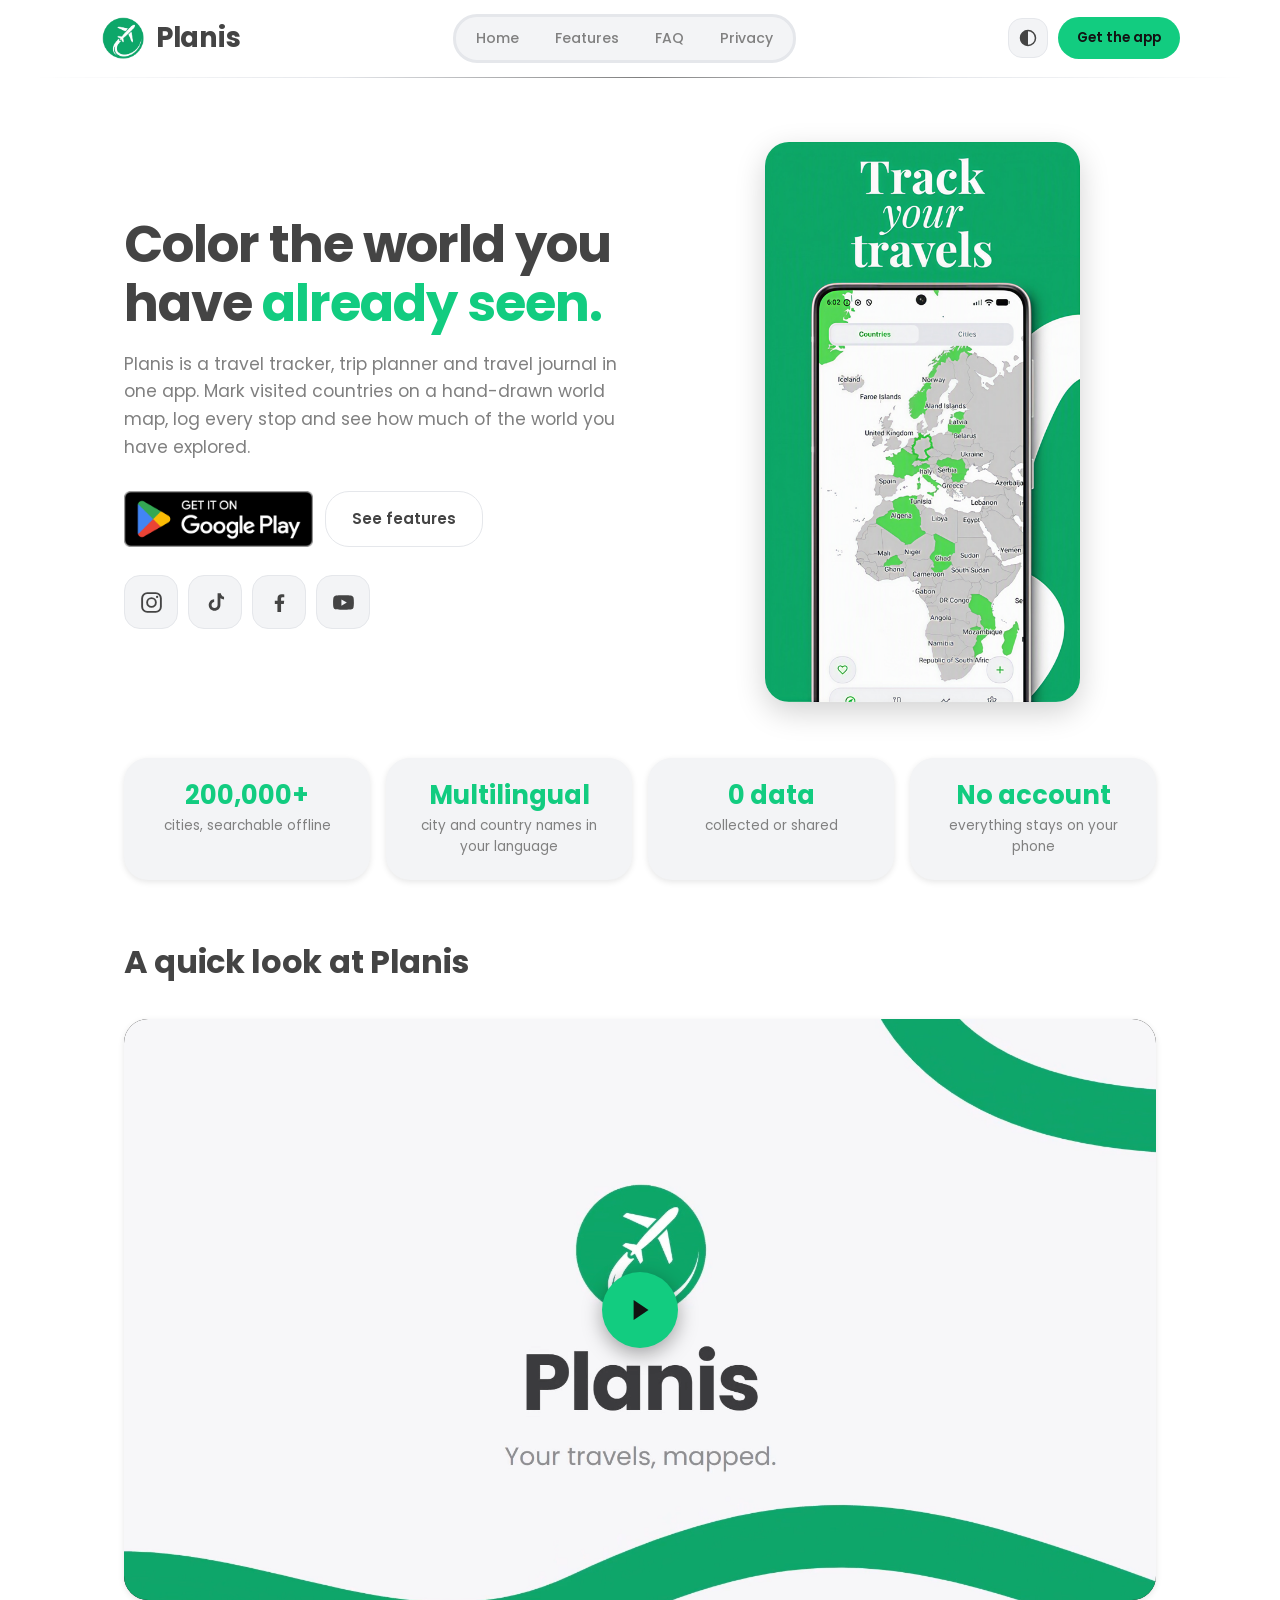
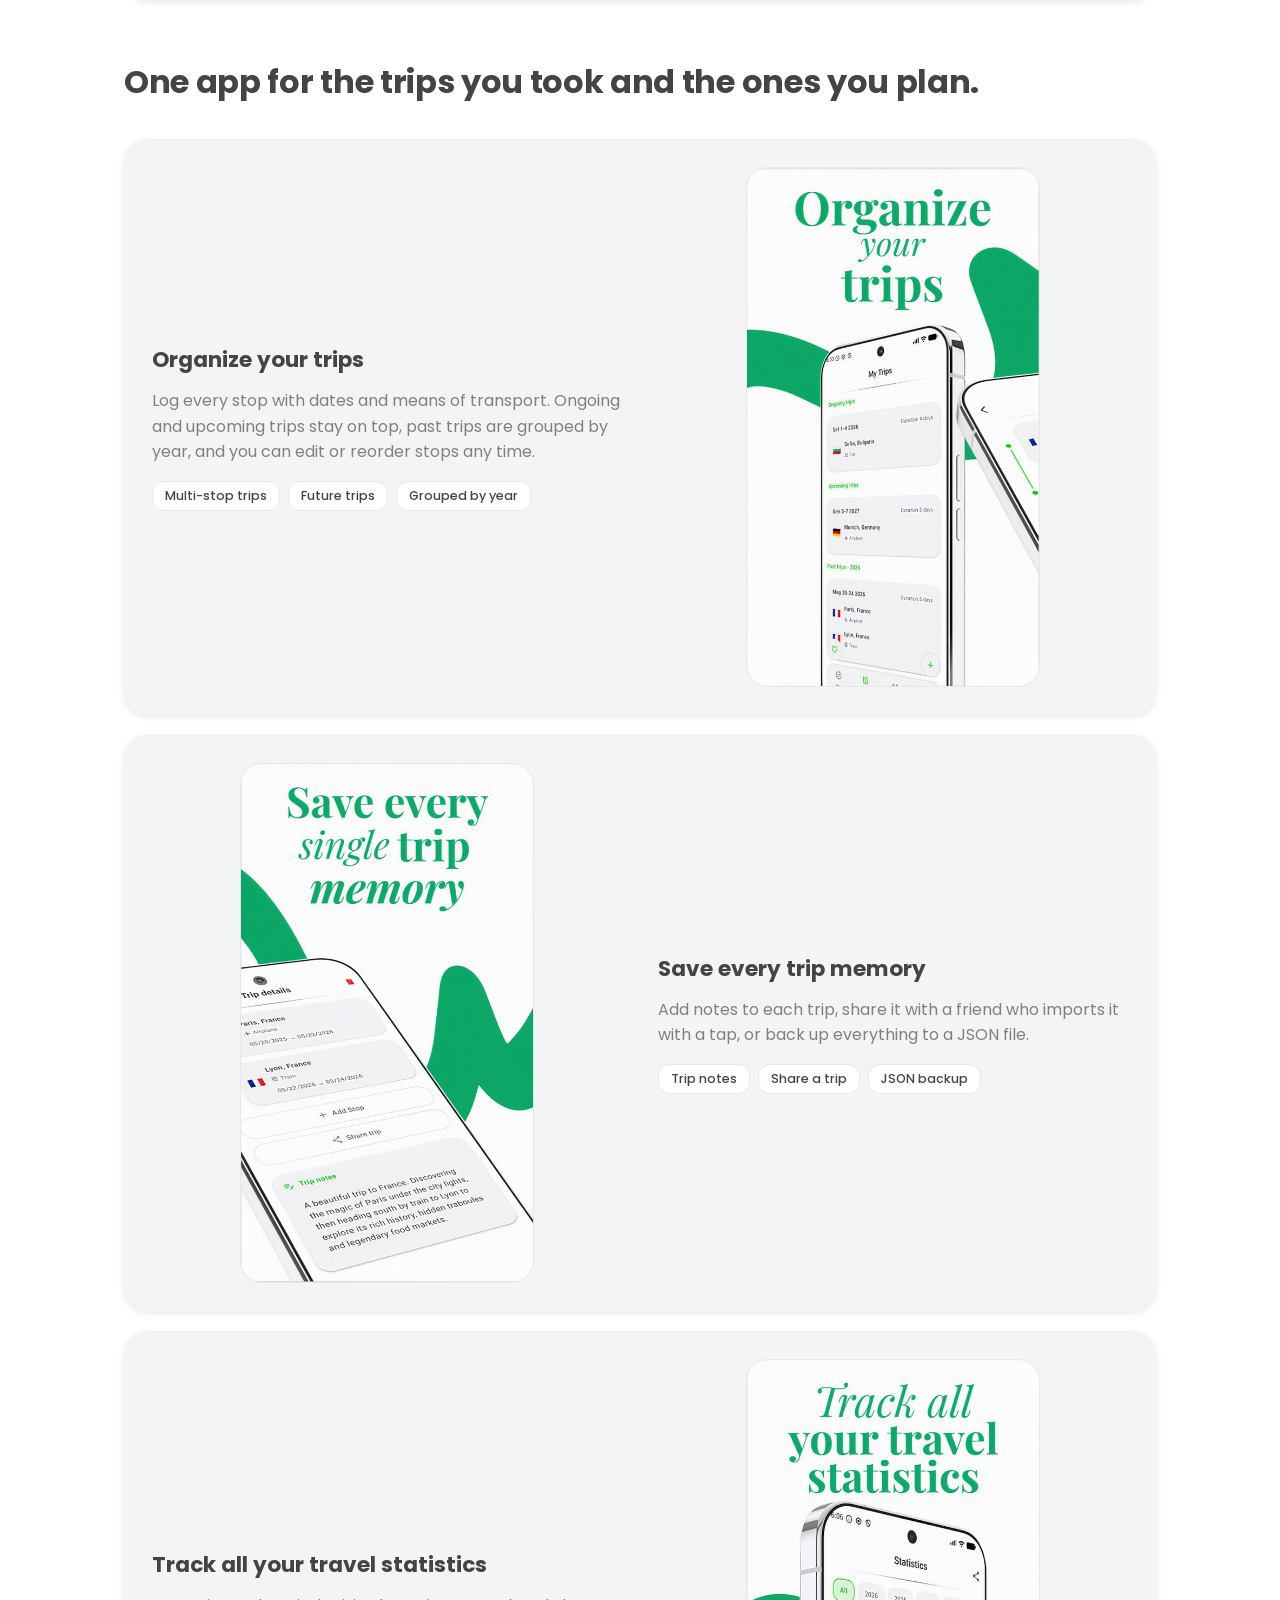
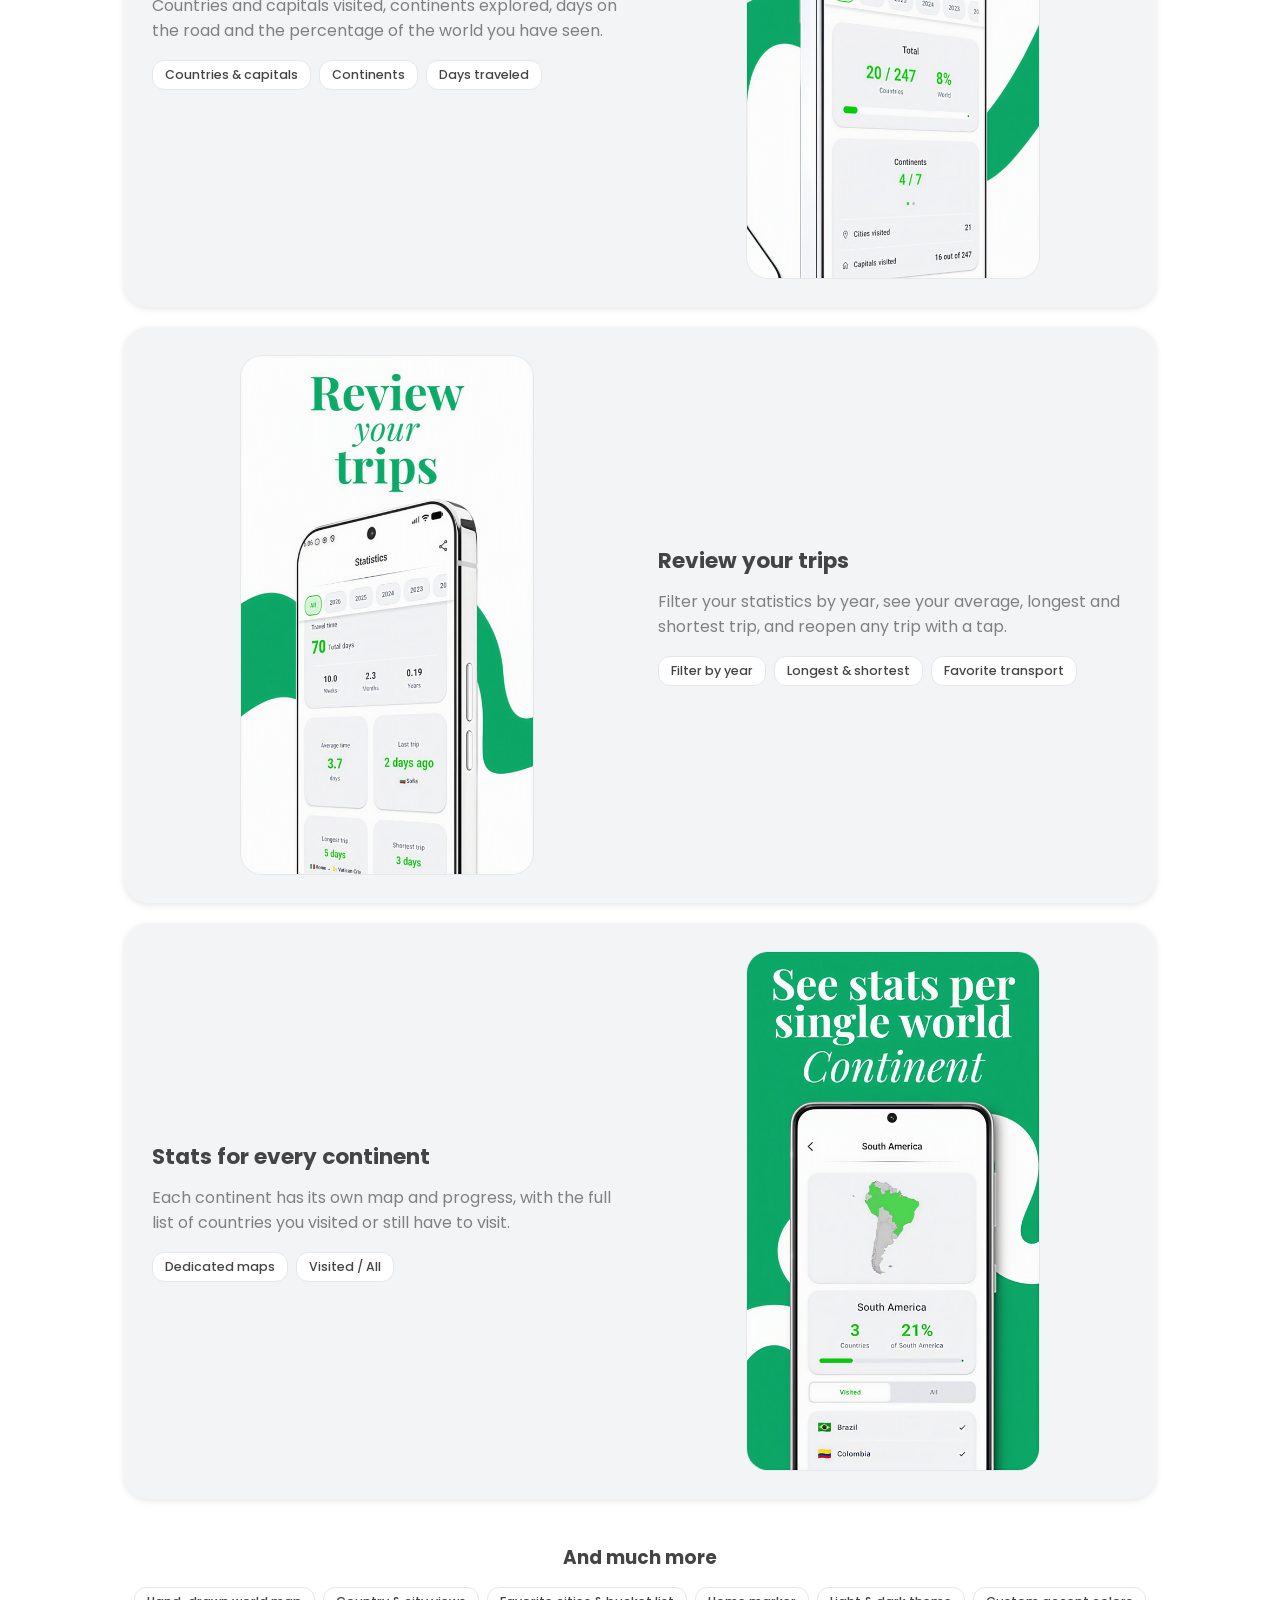
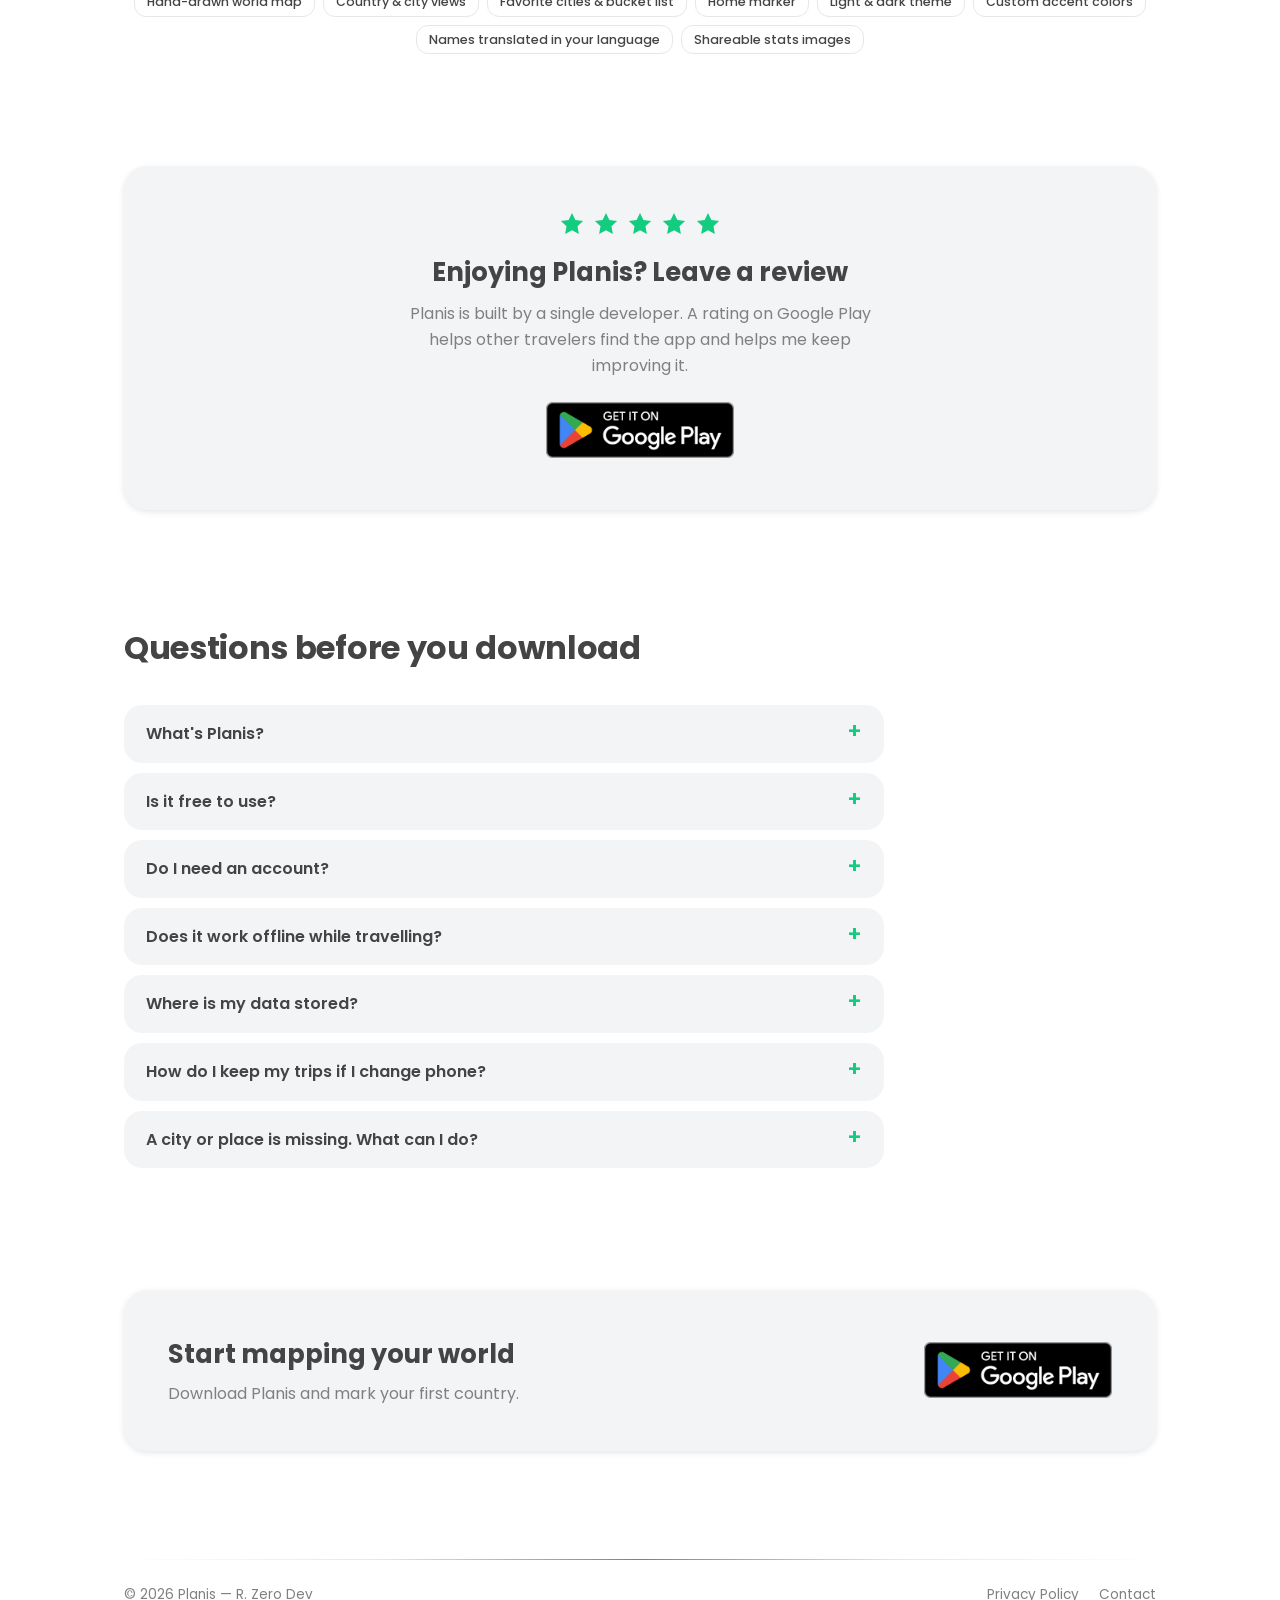
<file: index.html>
<!DOCTYPE html>
<html lang="en">
<head>
<meta charset="UTF-8">
<meta name="viewport" content="width=device-width, initial-scale=1.0">
<title>Planis: World Travel Map - Travel tracker &amp; journal</title>
<meta name="description" content="Track your travels, keep a travel journal and view your world statistics. Planis is a private travel map app with a hand-drawn world map. Free on Google Play.">
<meta property="og:title" content="Planis: Visited Countries Map">
<meta property="og:description" content="Track your travels, keep a travel journal and view your world statistics.">
<meta property="og:type" content="website">
<meta property="og:image" content="https://rzerodeveloper.github.io/planis/icon.png">
<meta property="og:url" content="https://rzerodeveloper.github.io/planis/">
<link rel="canonical" href="https://rzerodeveloper.github.io/planis/">
<script type="application/ld+json">
{"@context":"https://schema.org","@type":"MobileApplication","name":"Planis: Visited Countries Map","operatingSystem":"ANDROID","applicationCategory":"TravelApplication","downloadUrl":"https://play.google.com/store/apps/details?id=com.rzerodev.planis","url":"https://rzerodeveloper.github.io/planis/","author":{"@type":"Organization","name":"R. Zero Dev"},"offers":{"@type":"Offer","price":"0","priceCurrency":"USD"}}
</script>
<link rel="icon" href="icon.png" sizes="any">
<link rel="icon" type="image/png" sizes="192x192" href="icon.png">
<link rel="apple-touch-icon" href="icon.png">
<script src="script.js"></script>
<link rel="preconnect" href="https://fonts.googleapis.com">
<link rel="preconnect" href="https://fonts.gstatic.com" crossorigin>
<link href="https://fonts.googleapis.com/css2?family=Poppins:wght@400;500;600;700&display=swap" rel="stylesheet">
<link rel="stylesheet" href="style.css">
</head>
<body>
 
<header class="site">
  <div class="wrap site-bar">
    <a class="logo" href="#top">
      <img class="logo-img" src="icon.png" alt="" onerror="this.style.display='none';this.nextElementSibling.style.display='block'">
      <svg style="display:none" viewBox="0 0 32 32"><rect width="32" height="32" rx="9" fill="#0bc90f"/></svg>
      Planis
    </a>
    <nav class="pill"><a href="#top">Home</a><a href="#features">Features</a><a href="#faq">FAQ</a><a href="privacy.html">Privacy</a></nav>
    <div class="header-actions">
      <details class="prefs">
        <summary aria-label="Appearance"><svg viewBox="0 0 24 24" fill="none" stroke="currentColor" stroke-width="1.8" stroke-linecap="round"><circle cx="12" cy="12" r="9"/><path d="M12 3a9 9 0 0 0 0 18z" fill="currentColor" stroke="none"/></svg></summary>
        <div class="prefs-panel">
          <div class="prefs-label">Theme</div>
          <div class="seg" role="group" aria-label="Theme">
            <button data-theme-set="system" aria-pressed="true">System</button>
            <button data-theme-set="light" aria-pressed="false">Light</button>
            <button data-theme-set="dark" aria-pressed="false">Dark</button>
          </div>
          <div class="prefs-label">Accent color</div>
          <div class="swatches" role="group" aria-label="Accent color">
            <button class="swatch" style="background:#12CC80FF" data-c="#12CC80FF" aria-label="Green" aria-pressed="true"></button>
            <button class="swatch" style="background:#CC8212FF" data-c="#CC8212FF" aria-label="Orange" aria-pressed="false"></button>
            <button class="swatch" style="background:#12BCCCFF" data-c="#12BCCCFF" aria-label="Cyan" aria-pressed="false"></button>
            <button class="swatch" style="background:#B912CCFF" data-c="#B912CCFF" aria-label="Magenta" aria-pressed="false"></button>
            <button class="swatch" style="background:#CC1812FF" data-c="#CC1812FF" aria-label="Red" aria-pressed="false"></button>
          </div>
        </div>
      </details>
      <a class="btn btn-primary btn-small" href="https://play.google.com/store/apps/details?id=com.rzerodev.planis" target="_blank" rel="noopener">Get the app</a>
    </div>
  </div>
  <div class="fade-line"></div>
</header>
 
<main id="top">
 
  <section class="hero">
    <div class="wrap hero-grid">
      <div>
        <h1 class="hero-title">Color the world you have <em>already seen.</em></h1>
        <p class="hero-sub">Planis is a travel tracker, trip planner and travel journal in one app. Mark visited countries on a hand-drawn world map, log every stop and see how much of the world you have explored.</p>
        <div class="hero-actions">
          <a class="badge" href="https://play.google.com/store/apps/details?id=com.rzerodev.planis" target="_blank" rel="noopener"><img src="google-play-badge.png" alt="Get it on Google Play" onerror="var a=this.parentNode;a.className='btn btn-primary';a.textContent='Get it on Google Play'"></a>
          <a class="btn btn-ghost" href="#features">See features</a>
        </div>
        <div class="social-row">
          <a class="social-btn" href="https://www.instagram.com/planis.app/" target="_blank" rel="noopener" aria-label="Planis on Instagram"><svg viewBox="0 0 24 24" fill="none" stroke="currentColor" stroke-width="1.8"><rect x="3" y="3" width="18" height="18" rx="5"/><circle cx="12" cy="12" r="4.2"/><circle cx="17.4" cy="6.6" r="1.1" fill="currentColor" stroke="none"/></svg></a>
          <a class="social-btn" href="https://www.tiktok.com/@planis.app" target="_blank" rel="noopener" aria-label="Planis on TikTok"><svg viewBox="0 0 24 24" fill="currentColor"><path d="M14.5 3h2.6c.2 1.7 1.4 3.1 3.1 3.5v2.7c-1.3-.1-2.5-.5-3.5-1.2v6.4c0 3.1-2.5 5.6-5.6 5.6S5.5 17.5 5.5 14.4c0-3 2.3-5.4 5.2-5.6v2.8c-1.4.2-2.5 1.4-2.5 2.8 0 1.6 1.3 2.9 2.9 2.9s2.9-1.3 2.9-2.9V3z"/></svg></a>
          <a class="social-btn" href="https://www.facebook.com/app.planis" target="_blank" rel="noopener" aria-label="Planis on Facebook"><svg viewBox="0 0 24 24" fill="currentColor"><path d="M13.5 21v-7.6h2.6l.4-3h-3V8.4c0-.9.2-1.5 1.5-1.5h1.6V4.3C15.9 4.2 15 4.1 14 4.1c-2.3 0-3.9 1.4-3.9 4v2.3H7.5v3H10V21h3.5z"/></svg></a>
          <a class="social-btn" href="https://www.youtube.com/@app.planis" target="_blank" rel="noopener" aria-label="Planis on YouTube"><svg viewBox="0 0 24 24" fill="currentColor"><path fill-rule="evenodd" d="M21.6 7.2a2.5 2.5 0 0 0-1.76-1.77C18.25 5 12 5 12 5s-6.25 0-7.84.43A2.5 2.5 0 0 0 2.4 7.2C2 8.8 2 12 2 12s0 3.2.4 4.8a2.5 2.5 0 0 0 1.76 1.77C5.75 19 12 19 12 19s6.25 0 7.84-.43a2.5 2.5 0 0 0 1.76-1.77C22 15.2 22 12 22 12s0-3.2-.4-4.8zM10 15V9l5.2 3L10 15z"/></svg></a>
        </div>
      </div>
      <div class="hero-shot"><img src="screenshots/1.png" alt="Planis app screenshot" onerror="this.parentNode.classList.add('shot','empty');this.parentNode.textContent='screenshots/1.png'"></div>
    </div>
  </section>
 
  <section style="padding-top:24px">
    <div class="wrap stats">
      <div class="stat card"><div class="stat-num">200,000+</div><div class="stat-txt">cities, searchable offline</div></div>
      <div class="stat card"><div class="stat-num">Multilingual</div><div class="stat-txt">city and country names in your language</div></div>
      <div class="stat card"><div class="stat-num">0 data</div><div class="stat-txt">collected or shared</div></div>
      <div class="stat card"><div class="stat-num">No account</div><div class="stat-txt">everything stays on your phone</div></div>
    </div>
  </section>

   <section id="video" style="padding:0">
    <div class="wrap">
      <div class="section-head"><h2>A quick look at Planis</h2></div>
      <div class="video-card card">
        <button type="button" class="video-facade" data-yt="So74aKUG7rA" aria-label="Play the Planis presentation video">
          <img src="video-thumb.jpg" alt="Planis presentation video" width="1280" height="720" loading="lazy" decoding="async">
          <span class="video-play" aria-hidden="true"><svg viewBox="0 0 24 24"><path d="M7.5 5v14l10.5-7z"/></svg></span>
        </button>
      </div>
    </div>
  </section>
 
  <section id="features">
    <div class="wrap">
      <div class="section-head"><h2>One app for the trips you took and the ones you plan.</h2></div>
      <div class="feature card">
        <div class="feature-text">
          <h3>Organize your trips</h3>
          <p>Log every stop with dates and means of transport. Ongoing and upcoming trips stay on top, past trips are grouped by year, and you can edit or reorder stops any time.</p>
          <div class="tags"><span>Multi-stop trips</span><span>Future trips</span><span>Grouped by year</span></div>
        </div>
        <div class="feature-shot"><img src="screenshots/2.png" alt="Organize your trips" loading="lazy" onerror="this.outerHTML='<div class=ph>screenshots/2.png</div>'"></div>
      </div>
      <div class="feature card flip">
        <div class="feature-text">
          <h3>Save every trip memory</h3>
          <p>Add notes to each trip, share it with a friend who imports it with a tap, or back up everything to a JSON file.</p>
          <div class="tags"><span>Trip notes</span><span>Share a trip</span><span>JSON backup</span></div>
        </div>
        <div class="feature-shot"><img src="screenshots/3.png" alt="Save every trip memory" loading="lazy" onerror="this.outerHTML='<div class=ph>screenshots/3.png</div>'"></div>
      </div>
      <div class="feature card">
        <div class="feature-text">
          <h3>Track all your travel statistics</h3>
          <p>Countries and capitals visited, continents explored, days on the road and the percentage of the world you have seen.</p>
          <div class="tags"><span>Countries &amp; capitals</span><span>Continents</span><span>Days traveled</span></div>
        </div>
        <div class="feature-shot"><img src="screenshots/4.png" alt="Track all your travel statistics" loading="lazy" onerror="this.outerHTML='<div class=ph>screenshots/4.png</div>'"></div>
      </div>
      <div class="feature card flip">
        <div class="feature-text">
          <h3>Review your trips</h3>
          <p>Filter your statistics by year, see your average, longest and shortest trip, and reopen any trip with a tap.</p>
          <div class="tags"><span>Filter by year</span><span>Longest &amp; shortest</span><span>Favorite transport</span></div>
        </div>
        <div class="feature-shot"><img src="screenshots/5.png" alt="Review your trips" loading="lazy" onerror="this.outerHTML='<div class=ph>screenshots/5.png</div>'"></div>
      </div>
      <div class="feature card">
        <div class="feature-text">
          <h3>Stats for every continent</h3>
          <p>Each continent has its own map and progress, with the full list of countries you visited or still have to visit.</p>
          <div class="tags"><span>Dedicated maps</span><span>Visited / All</span></div>
        </div>
        <div class="feature-shot"><img src="screenshots/6.png" alt="Stats for every continent" loading="lazy" onerror="this.outerHTML='<div class=ph>screenshots/6.png</div>'"></div>
      </div>
      <div class="more">
        <h3>And much more</h3>
        <div class="tags">
          <span>Hand-drawn world map</span><span>Country &amp; city views</span><span>Favorite cities &amp; bucket list</span><span>Home marker</span><span>Light &amp; dark theme</span><span>Custom accent colors</span><span>Names translated in your language</span><span>Shareable stats images</span>
        </div>
      </div>
    </div>
  </section>
 
  <section id="review">
    <div class="wrap">
      <div class="review card">
        <div class="stars" aria-hidden="true"><svg viewBox="0 0 24 24" fill="currentColor"><path d="M12 2.5l2.9 6 6.600.9-4.800 4.600 1.200 6.500L12 17.300 6.100 20.500l1.200-6.500L2.500 9.400l6.600-.9z"/></svg><svg viewBox="0 0 24 24" fill="currentColor"><path d="M12 2.5l2.9 6 6.600.9-4.800 4.600 1.200 6.500L12 17.300 6.100 20.500l1.200-6.500L2.500 9.400l6.600-.9z"/></svg><svg viewBox="0 0 24 24" fill="currentColor"><path d="M12 2.5l2.9 6 6.600.9-4.800 4.600 1.200 6.500L12 17.300 6.100 20.500l1.200-6.500L2.500 9.400l6.600-.9z"/></svg><svg viewBox="0 0 24 24" fill="currentColor"><path d="M12 2.5l2.9 6 6.600.9-4.800 4.600 1.200 6.500L12 17.300 6.100 20.500l1.200-6.500L2.500 9.400l6.600-.9z"/></svg><svg viewBox="0 0 24 24" fill="currentColor"><path d="M12 2.5l2.9 6 6.600.9-4.800 4.600 1.200 6.500L12 17.300 6.100 20.500l1.200-6.500L2.500 9.400l6.600-.9z"/></svg></div>
        <h2>Enjoying Planis? Leave a review</h2>
        <p>Planis is built by a single developer. A rating on Google Play helps other travelers find the app and helps me keep improving it.</p>
        <a class="badge" href="https://play.google.com/store/apps/details?id=com.rzerodev.planis" target="_blank" rel="noopener"><img src="google-play-badge.png" alt="Leave a review on Google Play" onerror="var a=this.parentNode;a.className='btn btn-primary';a.textContent='Leave a review on Google Play'"></a>
      </div>
    </div>
  </section>
 
  <section id="faq">
    <div class="wrap">
      <div class="section-head"><h2>Questions before you download</h2></div>
      <div class="faq">
        <details><summary>What's Planis?</summary><p>Planis is a travel tracker and travel journal. Mark the countries and cities you've visited on a hand-drawn world map, log your trips stop by stop, and see how much of the world you've explored.</p></details>
        <details><summary>Is it free to use?</summary><p>Yes. Planis is free to download and use, with no ads and no in-app purchases.</p></details>
        <details><summary>Do I need an account?</summary><p>No. Open the app and start marking your trips right away.</p></details>
        <details><summary>Does it work offline while travelling?</summary><p>Absolutely. City search and the map work entirely offline, so you can log a trip whenever you want.</p></details>
        <details><summary>Where is my data stored?</summary><p>Only on your device. Planis does not collect or share data with third parties.</p></details>
        <details><summary>How do I keep my trips if I change phone?</summary><p>Export all your trips to a JSON file from Settings and import it on your new device.</p></details>
        <details><summary>A city or place is missing. What can I do?</summary><p>Use “Report a missing place” in Settings. It opens your email app with the details prefilled.</p></details>
      </div>
    </div>
  </section>

  <section>
    <div class="wrap">
      <div class="cta card">
        <div><h2>Start mapping your world</h2><p>Download Planis and mark your first country.</p></div>
        <a class="badge" href="https://play.google.com/store/apps/details?id=com.rzerodev.planis" target="_blank" rel="noopener"><img src="google-play-badge.png" alt="Get it on Google Play" onerror="var a=this.parentNode;a.className='btn btn-primary';a.textContent='Get it on Google Play'"></a>
      </div>
    </div>
  </section>
 
</main>
 
<footer class="site">
  <div class="wrap">
    <div class="fade-line" style="margin:0"></div>
    <div class="footer-grid">
      <span>© <span id="anno"></span> Planis — R. Zero Dev</span>
      <div class="footer-links"><a href="privacy.html">Privacy Policy</a><a href="mailto:r.zero.developer@gmail.com">Contact</a></div>
    </div>
  </div>
</footer>
</body>
</html>
</file>
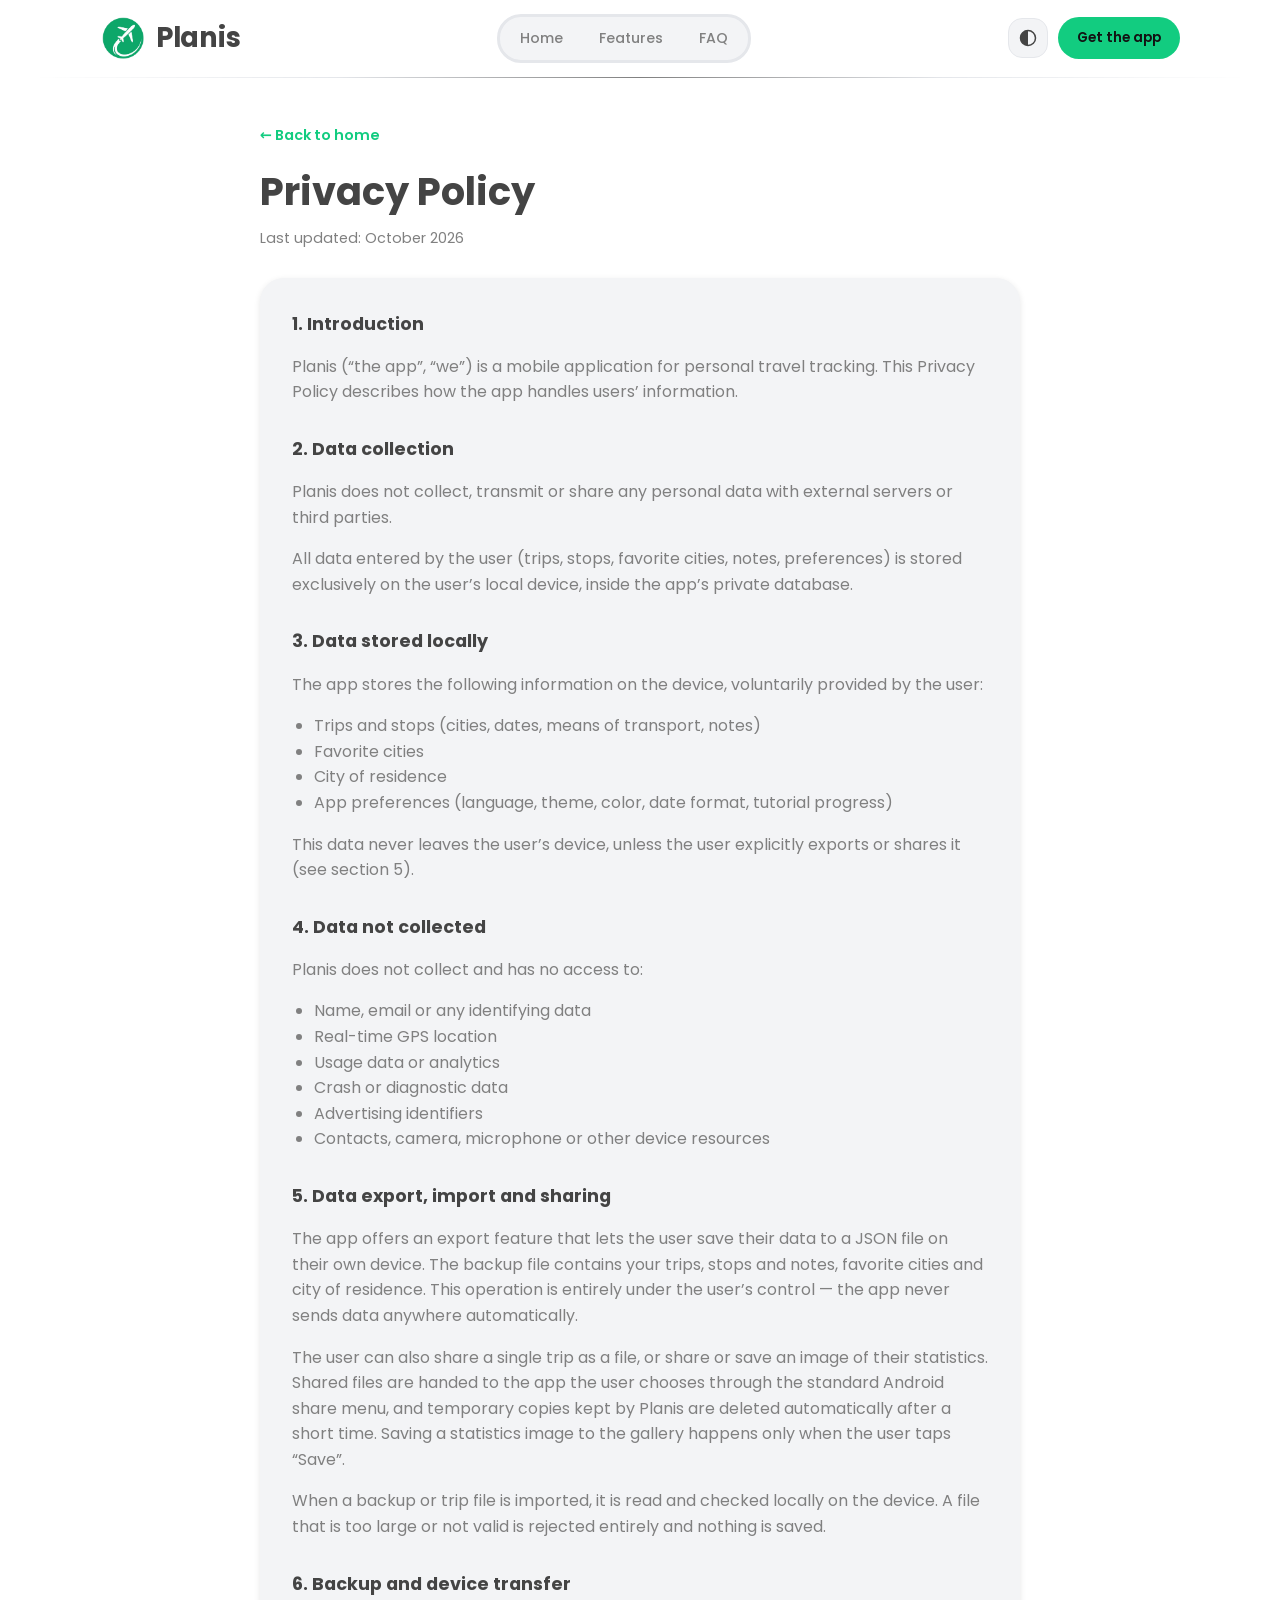
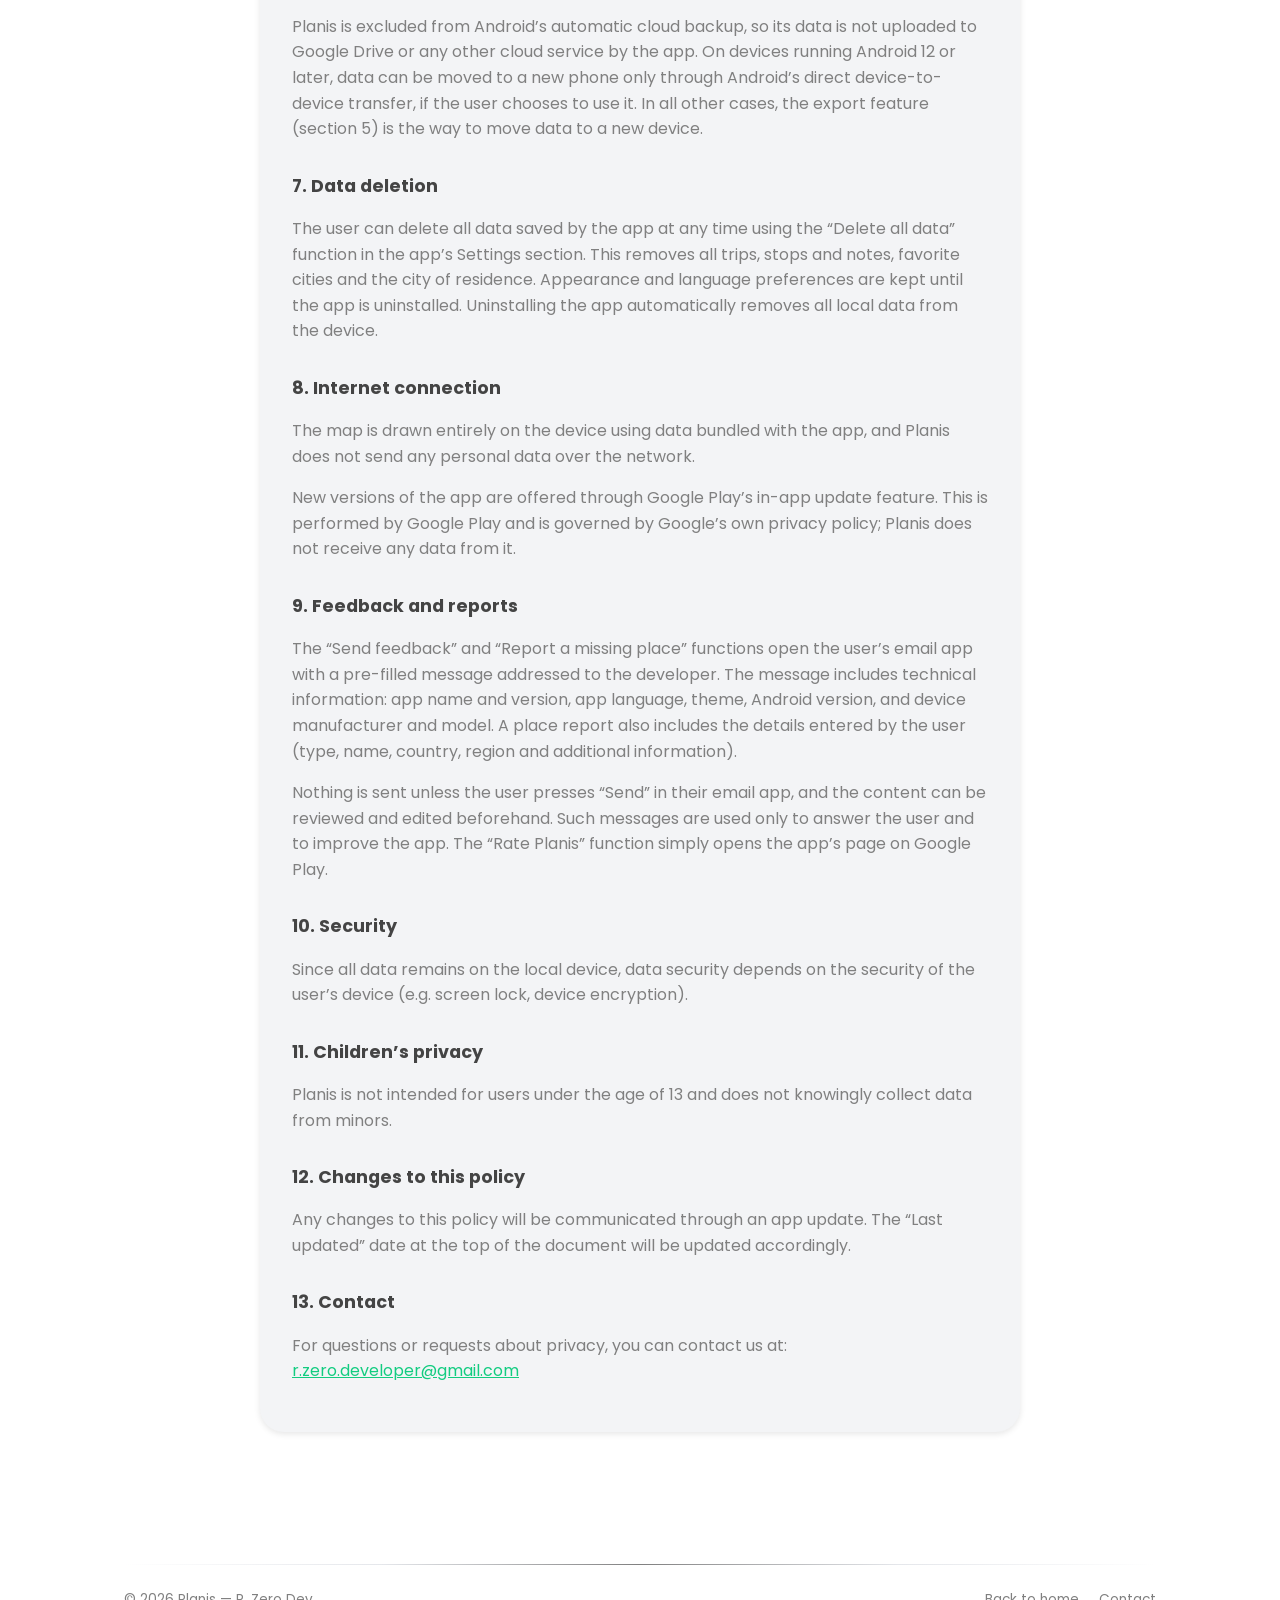
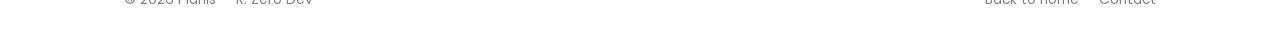
<file: privacy.html>
<!DOCTYPE html>
<html lang="en">
<head>
<meta charset="UTF-8">
<meta name="viewport" content="width=device-width, initial-scale=1.0">
<title>Privacy Policy — Planis</title>
<link rel="canonical" href="https://rzerodeveloper.github.io/planis/privacy.html">
<meta name="description" content="Privacy Policy of Planis: how the app handles your data.">
<link rel="icon" href="icon.png" sizes="any">
<link rel="icon" type="image/png" sizes="192x192" href="icon.png">
<link rel="apple-touch-icon" href="icon.png">
<script src="script.js"></script>
<link rel="preconnect" href="https://fonts.googleapis.com">
<link rel="preconnect" href="https://fonts.gstatic.com" crossorigin>
<link href="https://fonts.googleapis.com/css2?family=Poppins:wght@400;500;600;700&display=swap" rel="stylesheet">
<link rel="stylesheet" href="style.css">
</head>
<body>

<header class="site">
  <div class="wrap site-bar">
    <a class="logo" href="index.html">
      <img class="logo-img" src="icon.png" alt="" onerror="this.style.display='none';this.nextElementSibling.style.display='block'">
      <svg style="display:none" viewBox="0 0 32 32"><rect width="32" height="32" rx="9" fill="#0bc90f"/></svg>
      Planis
    </a>
    <nav class="pill"><a href="index.html">Home</a><a href="index.html#features">Features</a><a href="index.html#faq">FAQ</a></nav>
    <div class="header-actions">
      <details class="prefs">
        <summary aria-label="Appearance"><svg viewBox="0 0 24 24" fill="none" stroke="currentColor" stroke-width="1.8" stroke-linecap="round"><circle cx="12" cy="12" r="9"/><path d="M12 3a9 9 0 0 0 0 18z" fill="currentColor" stroke="none"/></svg></summary>
        <div class="prefs-panel">
          <div class="prefs-label">Theme</div>
          <div class="seg" role="group" aria-label="Theme">
            <button data-theme-set="system" aria-pressed="true">System</button>
            <button data-theme-set="light" aria-pressed="false">Light</button>
            <button data-theme-set="dark" aria-pressed="false">Dark</button>
          </div>
          <div class="prefs-label">Accent color</div>
          <div class="swatches" role="group" aria-label="Accent color">
            <button class="swatch" style="background:#12CC80FF" data-c="#12CC80FF" aria-label="Green" aria-pressed="true"></button>
            <button class="swatch" style="background:#CC8212FF" data-c="#CC8212FF" aria-label="Orange" aria-pressed="false"></button>
            <button class="swatch" style="background:#12BCCCFF" data-c="#12BCCCFF" aria-label="Cyan" aria-pressed="false"></button>
            <button class="swatch" style="background:#B912CCFF" data-c="#B912CCFF" aria-label="Magenta" aria-pressed="false"></button>
            <button class="swatch" style="background:#CC1812FF" data-c="#CC1812FF" aria-label="Red" aria-pressed="false"></button>
          </div>
        </div>
      </details>
      <a class="btn btn-primary btn-small" href="https://play.google.com/store/apps/details?id=com.rzerodev.planis" target="_blank" rel="noopener">Get the app</a>
    </div>
  </div>
  <div class="fade-line"></div>
</header>

<main>
  <section class="legal">
    <div class="wrap"><div class="legal-inner">
      <a class="back-link" href="index.html">&larr; Back to home</a>
      <h1>Privacy Policy</h1>
      <p class="updated">Last updated: October 2026</p>

      <div class="legal-body card">
        <h2>1. Introduction</h2>
        <p>Planis (“the app”, “we”) is a mobile application for personal travel tracking. This Privacy Policy describes how the app handles users’ information.</p>

        <h2>2. Data collection</h2>
        <p>Planis does not collect, transmit or share any personal data with external servers or third parties.</p>
        <p>All data entered by the user (trips, stops, favorite cities, notes, preferences) is stored exclusively on the user’s local device, inside the app’s private database.</p>

        <h2>3. Data stored locally</h2>
        <p>The app stores the following information on the device, voluntarily provided by the user:</p>
        <ul>
          <li>Trips and stops (cities, dates, means of transport, notes)</li>
          <li>Favorite cities</li>
          <li>City of residence</li>
          <li>App preferences (language, theme, color, date format, tutorial progress)</li>
        </ul>
        <p>This data never leaves the user’s device, unless the user explicitly exports or shares it (see section 5).</p>

        <h2>4. Data not collected</h2>
        <p>Planis does not collect and has no access to:</p>
        <ul>
          <li>Name, email or any identifying data</li>
          <li>Real-time GPS location</li>
          <li>Usage data or analytics</li>
          <li>Crash or diagnostic data</li>
          <li>Advertising identifiers</li>
          <li>Contacts, camera, microphone or other device resources</li>
        </ul>

        <h2>5. Data export, import and sharing</h2>
        <p>The app offers an export feature that lets the user save their data to a JSON file on their own device. The backup file contains your trips, stops and notes, favorite cities and city of residence. This operation is entirely under the user’s control — the app never sends data anywhere automatically.</p>
        <p>The user can also share a single trip as a file, or share or save an image of their statistics. Shared files are handed to the app the user chooses through the standard Android share menu, and temporary copies kept by Planis are deleted automatically after a short time. Saving a statistics image to the gallery happens only when the user taps “Save”.</p>
        <p>When a backup or trip file is imported, it is read and checked locally on the device. A file that is too large or not valid is rejected entirely and nothing is saved.</p>

        <h2>6. Backup and device transfer</h2>
        <p>Planis is excluded from Android’s automatic cloud backup, so its data is not uploaded to Google Drive or any other cloud service by the app. On devices running Android 12 or later, data can be moved to a new phone only through Android’s direct device-to-device transfer, if the user chooses to use it. In all other cases, the export feature (section 5) is the way to move data to a new device.</p>

        <h2>7. Data deletion</h2>
        <p>The user can delete all data saved by the app at any time using the “Delete all data” function in the app’s Settings section. This removes all trips, stops and notes, favorite cities and the city of residence. Appearance and language preferences are kept until the app is uninstalled. Uninstalling the app automatically removes all local data from the device.</p>

        <h2>8. Internet connection</h2>
        <p>The map is drawn entirely on the device using data bundled with the app, and Planis does not send any personal data over the network.</p>
        <p>New versions of the app are offered through Google Play’s in-app update feature. This is performed by Google Play and is governed by Google’s own privacy policy; Planis does not receive any data from it.</p>

        <h2>9. Feedback and reports</h2>
        <p>The “Send feedback” and “Report a missing place” functions open the user’s email app with a pre-filled message addressed to the developer. The message includes technical information: app name and version, app language, theme, Android version, and device manufacturer and model. A place report also includes the details entered by the user (type, name, country, region and additional information).</p>
        <p>Nothing is sent unless the user presses “Send” in their email app, and the content can be reviewed and edited beforehand. Such messages are used only to answer the user and to improve the app. The “Rate Planis” function simply opens the app’s page on Google Play.</p>

        <h2>10. Security</h2>
        <p>Since all data remains on the local device, data security depends on the security of the user’s device (e.g. screen lock, device encryption).</p>

        <h2>11. Children’s privacy</h2>
        <p>Planis is not intended for users under the age of 13 and does not knowingly collect data from minors.</p>

        <h2>12. Changes to this policy</h2>
        <p>Any changes to this policy will be communicated through an app update. The “Last updated” date at the top of the document will be updated accordingly.</p>

        <h2>13. Contact</h2>
        <p>For questions or requests about privacy, you can contact us at: <a href="mailto:r.zero.developer@gmail.com">r.zero.developer@gmail.com</a></p>
      </div>
    </div></div>
  </section>
</main>

<footer class="site">
  <div class="wrap">
    <div class="fade-line" style="margin:0"></div>
    <div class="footer-grid">
      <span>© <span id="anno"></span> Planis — R. Zero Dev</span>
      <div class="footer-links"><a href="index.html">Back to home</a><a href="mailto:r.zero.developer@gmail.com">Contact</a></div>
    </div>
  </div>
</footer>
</body>
</html>
</file>
<file: style.css>
:root {
  --accent: #12CC80FF;
  --surface: #ffffff;
  --surface-var: #f3f4f6;
  --outline: #e5e7eb;
  --on: #444444;
  --on-var: #808080;
  --on-accent: #121212;
  --radius: 24px;
  --max-w: 1080px;
  --font: "Poppins", system-ui, sans-serif;
}
 
@media (prefers-color-scheme: dark) {
  :root:not([data-theme="light"]) {
    --surface: #121212; --surface-var: #1e1e1e; --outline: #2c2c2c; --on: #e3e3e3; --on-var: #8e8e93;
  }
}
:root[data-theme="dark"] {
  --surface: #121212; --surface-var: #1e1e1e; --outline: #2c2c2c; --on: #e3e3e3; --on-var: #8e8e93;
}
 
* { box-sizing: border-box; }
html { scroll-behavior: smooth; }
@media (prefers-reduced-motion: reduce) {
  html { scroll-behavior: auto; }
  * { transition-duration: 0.01ms !important; }
}
 
body {
  margin: 0;
  background: var(--surface);
  color: var(--on);
  font-family: var(--font);
  font-size: 16px;
  line-height: 1.6;
}
 
a { color: var(--accent); }
a:focus-visible, button:focus-visible, summary:focus-visible {
  outline: 3px solid var(--accent);
  outline-offset: 3px;
}
img { max-width: 100%; display: block; }
 
.wrap { max-width: var(--max-w); margin: 0 auto; padding: 0 24px; }
 
.fade-line {
  height: 1.5px;
  margin: 0 32px;
  background: linear-gradient(90deg, transparent, var(--outline), var(--on-var), var(--outline), transparent);
}
 
/* ---------- Header ---------- */
 
header.site {
  position: sticky;
  top: 0;
  z-index: 20;
  background: color-mix(in srgb, var(--surface) 92%, transparent);
  backdrop-filter: blur(8px);
}
.site-bar {
  display: flex;
  align-items: center;
  justify-content: space-between;
  gap: 16px;
  padding: 14px 0;
}
.logo {
  display: flex;
  align-items: center;
  gap: 10px;
  font-weight: 700;
  font-size: 1.7rem;
  letter-spacing: -0.01em;
  color: var(--on);
  text-decoration: none;
}
.logo-img, .logo svg { width: 46px; height: 46px; border-radius: 13px; }
 
/* Barra di navigazione */
nav.pill {
  display: flex;
  gap: 4px;
  padding: 4px;
  background: var(--surface-var);
  border: 3px solid var(--outline);
  border-radius: 24px;
}
nav.pill a {
  color: var(--on-var);
  text-decoration: none;
  font-size: 0.88rem;
  font-weight: 500;
  padding: 6px 16px;
  border-radius: 18px;
  transition: color 0.15s;
}
nav.pill a:hover { color: var(--accent); }
 
.btn {
  display: inline-flex;
  align-items: center;
  gap: 8px;
  font-family: var(--font);
  font-weight: 600;
  font-size: 0.95rem;
  text-decoration: none;
  padding: 13px 26px;
  border-radius: 24px;
  border: 1px solid transparent;
  transition: transform 0.15s;
}
.btn:hover { transform: translateY(-2px); }
.btn-primary { background: var(--accent); color: var(--on-accent); }
.btn-ghost { background: var(--surface); border-color: var(--outline); color: var(--on); }
.btn-small { padding: 9px 18px; font-size: 0.85rem; }
 
/* ---------- Hero ---------- */
 
.hero { padding: 64px 0 32px; }
.hero-grid {
  display: grid;
  grid-template-columns: 1.05fr 0.95fr;
  gap: 48px;
  align-items: center;
}
h1.hero-title {
  font-size: clamp(2.1rem, 4.4vw, 3.2rem);
  line-height: 1.15;
  font-weight: 700;
  letter-spacing: -0.02em;
  margin: 0 0 18px;
  color: var(--on);
}
.hero-title em { font-style: normal; color: var(--accent); }
.hero-sub { color: var(--on-var); font-size: 1.08rem; max-width: 46ch; margin: 0 0 30px; }
.hero-actions { display: flex; flex-wrap: wrap; gap: 12px; margin-bottom: 28px; }
 
.social-row { display: flex; gap: 10px; }
.social-btn {
  width: 54px; height: 54px;
  border-radius: 16px;
  background: var(--surface-var);
  border: 1px solid var(--outline);
  display: flex; align-items: center; justify-content: center;
  color: var(--on);
  transition: color 0.15s, border-color 0.15s;
}
.social-btn svg { width: 25px; height: 25px; }
.social-btn:hover { color: var(--accent); border-color: var(--accent); }
 
.swatches { display: flex; align-items: center; gap: 10px; }
.swatch {
  width: 22px; height: 22px; border-radius: 50%;
  border: 2px solid var(--surface);
  box-shadow: 0 0 0 1px var(--outline);
  cursor: pointer; padding: 0;
}
.swatch[aria-pressed="true"] { box-shadow: 0 0 0 2px var(--on); }
 
/* ---------- Cards ---------- */
 
.card {
  background: var(--surface-var);
  border-radius: var(--radius);
  box-shadow: 0 2px 6px rgba(0,0,0,0.10);
}
 
.shot { padding: 10px; border-radius: var(--radius); background: var(--surface-var); border: 1px solid var(--outline); overflow: hidden; }
.shot img { width: 100%; height: auto; border-radius: 16px; }
.shot.empty {
  aspect-ratio: 16 / 9;
  display: flex; align-items: center; justify-content: center;
  color: var(--on-var); font-size: 0.85rem;
  border-style: dashed;
}
 
.stats {
  display: grid;
  grid-template-columns: repeat(4, 1fr);
  gap: 16px;
}
.stat { padding: 22px 20px; text-align: center; }
.stat-num { font-size: 1.6rem; font-weight: 700; color: var(--accent); line-height: 1.2; }
.stat-txt { color: var(--on-var); font-size: 0.85rem; margin-top: 4px; }
 
/* ---------- Sections ---------- */
 
section { padding: 56px 0; }
.section-head { margin-bottom: 32px; }
.section-head h2 { font-size: clamp(1.5rem, 3vw, 2rem); font-weight: 700; margin: 0 0 8px; letter-spacing: -0.01em; }
.section-head p { color: var(--on-var); margin: 0; max-width: 56ch; }
 
.feature { padding: 28px; display: grid; grid-template-columns: 1fr 1fr; gap: 36px; align-items: center; margin-bottom: 20px; }
.feature.flip .feature-text { order: 2; }
.feature h3 { font-size: 1.35rem; margin: 0 0 10px; }
.feature p { color: var(--on-var); margin: 0 0 16px; }
.tags { display: flex; flex-wrap: wrap; gap: 8px; }
.tags span {
  font-size: 0.78rem; font-weight: 500;
  padding: 4px 12px; border-radius: 12px;
  background: var(--surface); border: 1px solid var(--outline); color: var(--on);
}
 
/* FAQ */
.faq { max-width: 760px; }
.faq details { background: var(--surface-var); border-radius: 18px; padding: 16px 22px; margin-bottom: 10px; }
.faq summary { font-weight: 600; cursor: pointer; list-style: none; display: flex; justify-content: space-between; gap: 16px; }
.faq summary::-webkit-details-marker { display: none; }
.faq summary::after { content: "+"; color: var(--accent); font-size: 1.3rem; line-height: 1; }
.faq details[open] summary::after { content: "\2212"; }
.faq details p { color: var(--on-var); margin: 10px 0 0; }
 
/* CTA */
.cta { padding: 44px; display: flex; align-items: center; justify-content: space-between; gap: 24px; flex-wrap: wrap; }
.cta h2 { margin: 0 0 6px; font-size: 1.6rem; }
.cta p { margin: 0; color: var(--on-var); }
 
/* ---------- Footer ---------- */
 
footer.site { margin-top: 24px; padding: 28px 0 40px; }
.footer-grid { display: flex; justify-content: space-between; flex-wrap: wrap; gap: 14px; font-size: 0.85rem; color: var(--on-var); padding-top: 24px; }
.footer-links { display: flex; gap: 20px; }
.footer-links a { color: var(--on-var); text-decoration: none; }
.footer-links a:hover { color: var(--accent); }
 
/* ---------- Privacy ---------- */
 
.legal { padding: 44px 0 80px; }
.back-link { display: inline-block; color: var(--accent); text-decoration: none; font-weight: 600; font-size: 0.9rem; margin-bottom: 14px; }
.legal h1 { font-size: clamp(1.8rem, 3.4vw, 2.4rem); margin: 0 0 4px; }
.legal .updated { color: var(--on-var); font-size: 0.9rem; margin: 0 0 28px; }
.legal-inner { max-width: 760px; margin: 0 auto; }
.legal-body { padding: 32px; }
.legal-body h2 { font-size: 1.1rem; margin: 30px 0 8px; color: var(--on); }
.legal-body h2:first-child { margin-top: 0; }
.legal-body p, .legal-body li { color: var(--on-var); }
.legal-body ul { padding-left: 22px; }
 
/* ---------- Responsive ---------- */
 
@media (max-width: 860px) {
  .hero-grid, .feature { grid-template-columns: 1fr; }
  .feature.flip .feature-text { order: 0; }
  .stats { grid-template-columns: 1fr 1fr; }
}
@media (max-width: 600px) {
  nav.pill { display: none; }
  .wrap { padding: 0 18px; }
  .cta { padding: 30px 24px; }
  .legal-body { padding: 22px; }
  .site-bar { gap: 8px; padding: 18px 0; min-height: 65px; }
  .header-actions { gap: 6px; }
  .btn-small { padding: 8px 13px; font-size: 0.78rem; }
  .prefs summary { width: 36px; height: 36px; border-radius: 12px; }
  .prefs summary svg { width: 17px; height: 17px; }
  .prefs-panel { width: 220px; right: -10px; }
  header.site .wrap { padding: 0 22px; }
}
@media (max-width: 400px) {
  .logo { font-size: 1.15rem; gap: 7px; }
  .logo-img, .logo svg { width: 30px; height: 30px; border-radius: 9px; }
  .btn-small { padding: 7px 11px; font-size: 0.72rem; }
}
 
 
/* ---------- Header: aspetto (tema + colore) ---------- */
.header-actions { display: flex; align-items: center; gap: 10px; }
.prefs { position: relative; }
.prefs summary {
  list-style: none; cursor: pointer;
  width: 40px; height: 40px; border-radius: 14px;
  display: flex; align-items: center; justify-content: center;
  background: var(--surface-var); border: 1px solid var(--outline); color: var(--on);
}
.prefs summary::-webkit-details-marker { display: none; }
.prefs summary svg { width: 20px; height: 20px; }
.prefs[open] summary { border-color: var(--accent); color: var(--accent); }
.prefs-panel {
  position: absolute; right: 0; top: 50px; width: 260px; padding: 18px;
  background: var(--surface-var); border: 1px solid var(--outline);
  border-radius: 20px; box-shadow: 0 10px 30px rgba(0,0,0,0.25);
}
.prefs-label { font-size: 0.78rem; font-weight: 600; color: var(--on-var); margin: 0 0 8px; }
.prefs-label:not(:first-child) { margin-top: 16px; }
.seg { display: flex; background: var(--outline); border-radius: 12px; padding: 3px; }
.seg button {
  flex: 1; border: 0; background: transparent; color: var(--on-var);
  font: 500 0.82rem var(--font); padding: 7px 0; border-radius: 9px; cursor: pointer;
}
.seg button[aria-pressed="true"] { background: var(--surface); color: var(--accent); font-weight: 700; }
 
/* ---------- Badge Google Play ---------- */
.badge img { height: 56px; width: auto; }
.badge { display: inline-block; transition: transform 0.15s; }
.badge:hover { transform: translateY(-2px); }
 
/* ---------- Hero shot ---------- */
.hero-shot { display: flex; justify-content: center; }
.hero-shot img { max-height: 560px; width: auto; border-radius: 24px; box-shadow: 0 10px 30px rgba(0,0,0,0.18); }
 
/* ---------- Feature grid (solo testo) ---------- */
.feat-grid { display: grid; grid-template-columns: repeat(3, 1fr); gap: 16px; }
.feat { padding: 26px; }
.feat-icon {
  width: 44px; height: 44px; border-radius: 14px; margin-bottom: 16px;
  background: var(--surface); border: 1px solid var(--outline); color: var(--accent);
  display: flex; align-items: center; justify-content: center;
}
.feat-icon svg { width: 22px; height: 22px; }
.feat h3 { font-size: 1.05rem; margin: 0 0 8px; }
.feat p { color: var(--on-var); font-size: 0.92rem; margin: 0; }
 
/* ---------- Gallery ---------- */
.gallery { display: flex; gap: 18px; overflow-x: auto; padding: 4px 24px 20px; scroll-snap-type: x proximity; }
.gallery img, .gallery .ph {
  height: 460px; width: auto; flex: 0 0 auto; border-radius: 22px;
  scroll-snap-align: center; border: 1px solid var(--outline);
}
.gallery .ph { width: 230px; display: flex; align-items: center; justify-content: center; border-style: dashed; color: var(--on-var); font-size: 0.85rem; }
 
/* ---------- Review ---------- */
.review { padding: 44px; text-align: center; }
.stars { display: flex; justify-content: center; gap: 6px; color: var(--accent); margin-bottom: 14px; }
.stars svg { width: 28px; height: 28px; }
.review h2 { margin: 0 0 8px; font-size: 1.6rem; }
.review p { margin: 0 auto 24px; color: var(--on-var); max-width: 48ch; }
 
@media (max-width: 860px) { .feat-grid { grid-template-columns: 1fr 1fr; } }
@media (max-width: 600px) { .feat-grid { grid-template-columns: 1fr; } .gallery img, .gallery .ph { height: 380px; } .review { padding: 30px 22px; } }
 
/* Feature rows con screenshot */
.feature-shot { display: flex; justify-content: center; }
.feature-shot img { max-height: 520px; width: auto; max-width: 100%; border-radius: 22px; border: 1px solid var(--outline); }
.feature-shot .ph { width: 240px; height: 420px; display: flex; align-items: center; justify-content: center; border: 2px dashed var(--outline); border-radius: 22px; color: var(--on-var); font-size: 0.85rem; }
.more { text-align: center; padding-top: 24px; }
.more h3 { font-size: 1.15rem; margin: 0 0 14px; }
.more .tags { justify-content: center; }
@media (max-width: 600px) { .feature-shot img { max-height: 440px; } .logo { font-size: 1.5rem; } .logo-img, .logo svg { width: 40px; height: 40px; } }

/* ---------- Video ---------- */
.video-card {
  position: relative;
  aspect-ratio: 16 / 9;
  overflow: hidden;
  background: #000;
}
.video-facade {
  position: absolute;
  inset: 0;
  width: 100%;
  height: 100%;
  padding: 0;
  border: 0;
  background: #000;
  cursor: pointer;
}
.video-facade img { width: 100%; height: 100%; object-fit: cover; }
.video-play {
  position: absolute;
  top: 50%;
  left: 50%;
  width: 76px;
  height: 76px;
  margin: -38px 0 0 -38px;
  border-radius: 50%;
  background: var(--accent);
  display: flex;
  align-items: center;
  justify-content: center;
  box-shadow: 0 6px 20px rgba(0,0,0,0.35);
  transition: transform 0.2s ease;
}
.video-play svg { display: block; width: 34px; height: 34px; fill: var(--on-accent); }
.video-facade:hover .video-play,
.video-facade:focus-visible .video-play { transform: scale(1.08); }
.video-frame { position: absolute; inset: 0; width: 100%; height: 100%; border: 0; }
@media (max-width: 600px) {
  .video-play { width: 60px; height: 60px; margin: -30px 0 0 -30px; }
  .video-play svg { width: 28px; height: 28px; }
}
</file>
